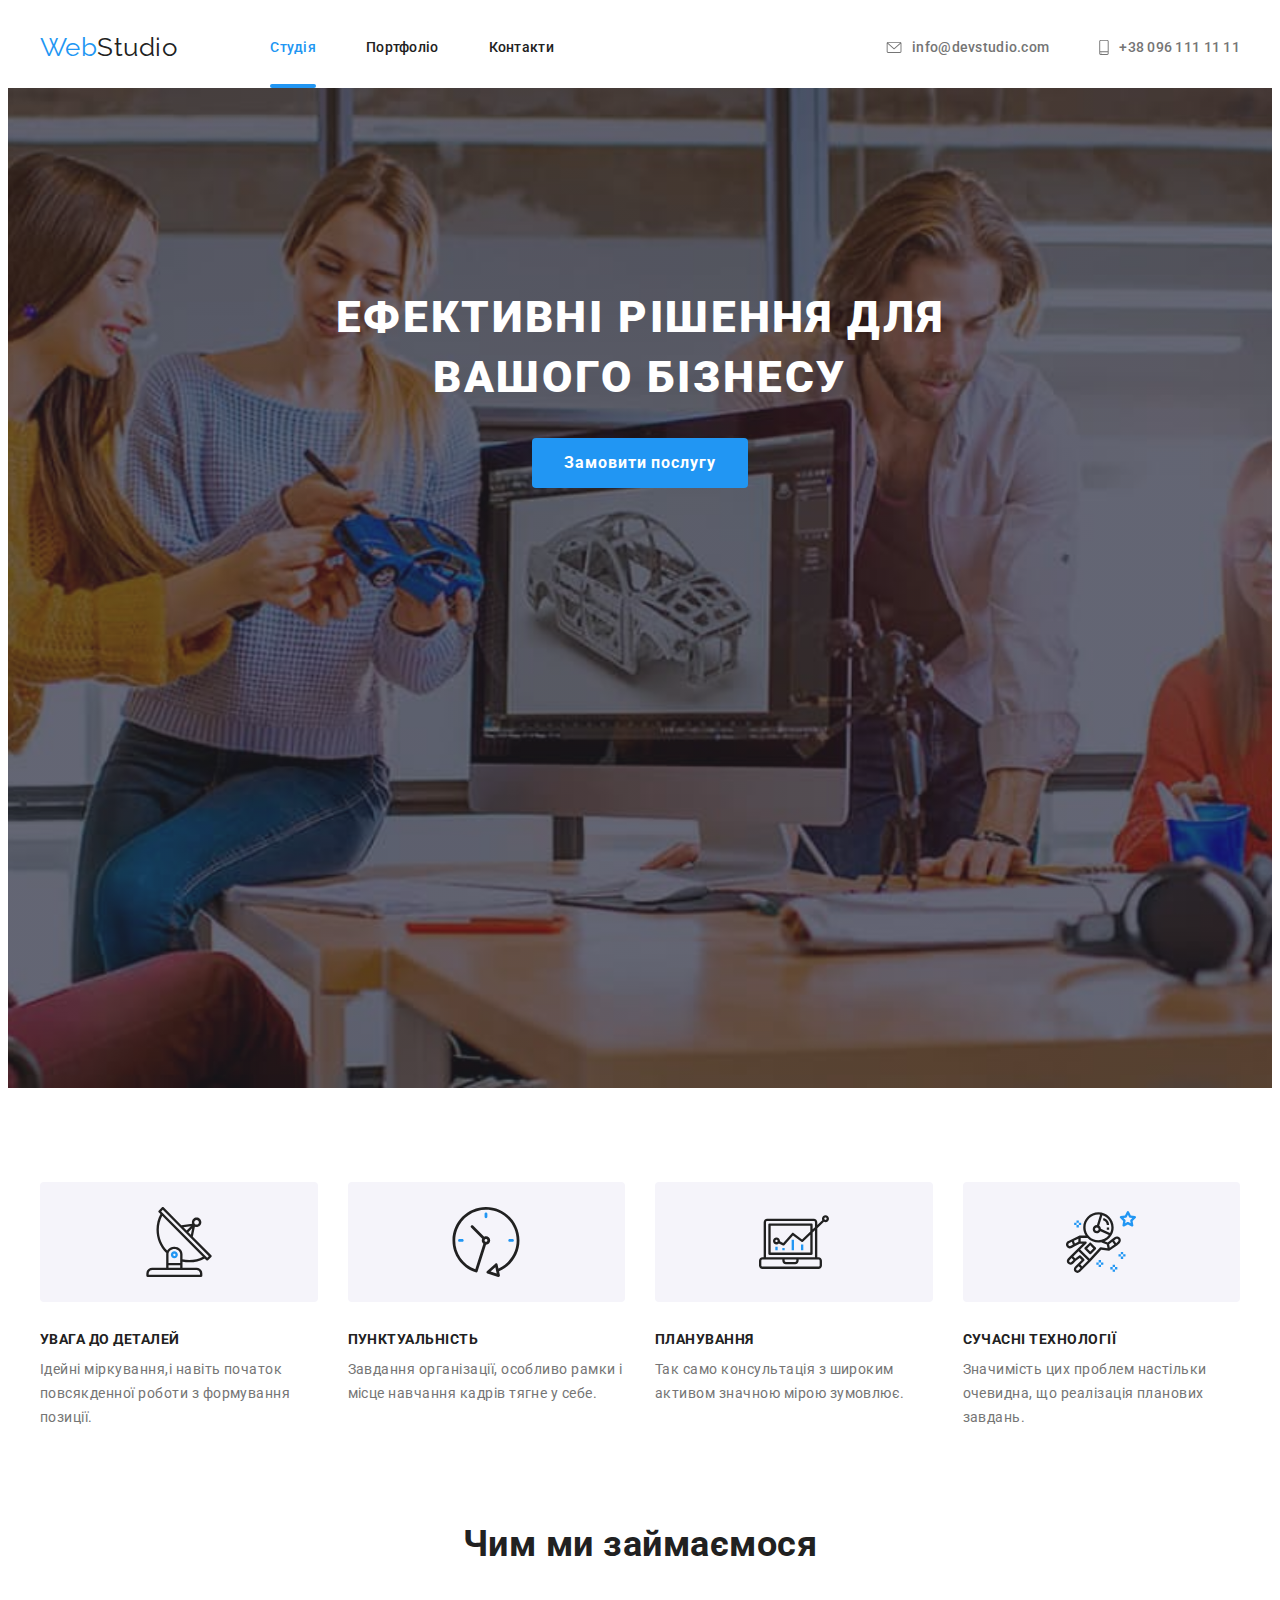
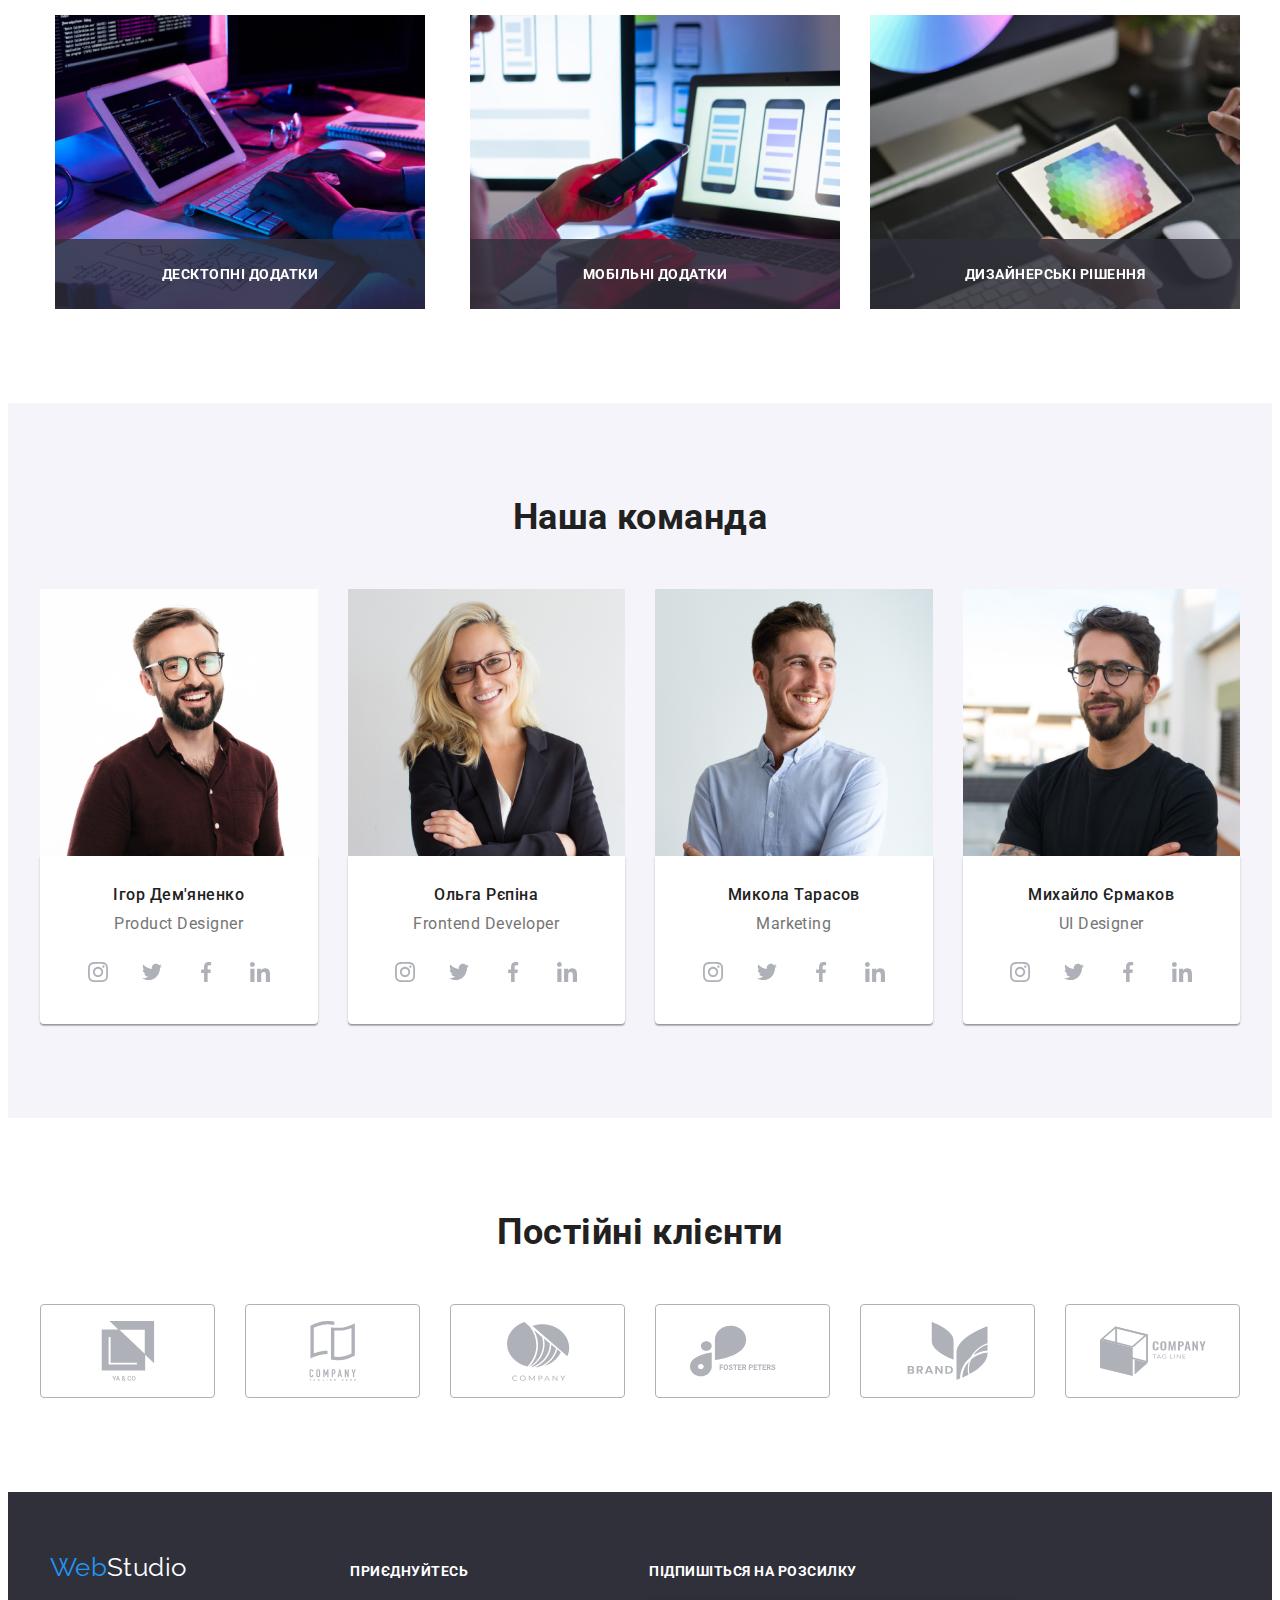
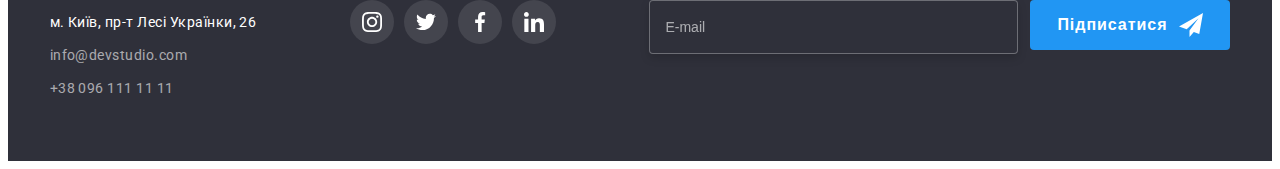
<file: index.html>
<!DOCTYPE html>
<html lang="en">

<head>
  <meta charset="UTF-8" />
  <meta http-equiv="X-UA-Compatible" content="IE=edge" />
  <meta name="viewport" content="width=device-width, initial-scale=1.0" />
  <title>Web-Studio</title>
  <link rel="stylesheet" href="https://cdnjs.cloudflare.com/ajax/libs/modern-normalize/1.1.0/modern-normalize.min.css"
    integrity="sha512-wpPYUAdjBVSE4KJnH1VR1HeZfpl1ub8YT/NKx4PuQ5NmX2tKuGu6U/JRp5y+Y8XG2tV+wKQpNHVUX03MfMFn9Q=="
    crossorigin="anonymous" referrerpolicy="no-referrer" />
  <link href="https://fonts.googleapis.com/css2?family=Raleway:wght@700&family=Roboto:wght@400;500;700;900&display=swap"
    rel="stylesheet" />
  <link rel="stylesheet" href="./css/main.min.css"/>
</head>

<body>
  <!-- header -->
  <header class="page-header">
    <div class="container page-header-container">
      <nav class="site-nav">
        <a href="./index.html" class="logo">
          <span class="logo__web">Web</span> Studio
        </a>
        <ul class="site-nav__list list">
          <li class="site-nav__item ">
            <a href="./index.html" class="site-nav__link current">Студія</a>
          </li>
          <li class="site-nav__item ">
            <a href="./portfolio.html" class="site-nav__link  ">Портфоліо</a>
          </li>
          <li class="site-nav__item "><a href="" class="site-nav__link ">Контакти</a></li>
        </ul>
      </nav>
      <ul class="contacts list">
        <li class="contacts__item">
          <a href="mailto:info@devstudio.co" class="contacts__email">
            <svg class="contacts-icons-email" width="16" height="12">
              <use href="./images/icons.svg#icon-icons-envelope"></use>
            </svg>
            info@devstudio.com</a>
        </li>
        <li class="contacts__item">
          <a href="tel:+380961111111" class="contacts__number">
            <svg class="contacts-icons-number" width="10" height="16">
              <use href="./images/icons.svg#icon-icons-smartphone"></use>
            </svg>
            +38 096 111 11 11</a>
        </li>
      </ul>
      <button type="submit" class="buttom-menu-open" data-menu-open>
        <svg class="button-menu-open__svg" width="24" height="16">
          <use href="./images/icons.svg#icon-menu-button"></use>
        </svg>
      </button>
    </div>
    <div class="mobile-menu is-hidden" data-menu>
      <div class="container">
      <div class="menu-content">
        <div>
          <button class="mobile-button-close" type="submit" data-menu-close ><svg class="mobile-button-close__icon" widht="18" height="18">
            <use href="./images/icons.svg#icon-close-icon">
            </use>
          </svg> </button>
       <ul class="mobile-site-nav__list list">
        <li class="mobile-site-nav__item ">
          <a href="./index.html" class="mobile-site-nav__link current-mobile">Студія</a>
        </li>
        <li class="mobile-site-nav__item ">
          <a href="./portfolio.html" class="mobile-site-nav__link  ">Портфоліо</a>
        </li>
        <li class="mobile-site-nav__item "><a href="" class="mobile-site-nav__link ">Контакти</a></li>
      </ul>
    </div>
      <div>
      <ul class="mobile-contacts list">
        <li class="mobile-contacts__item-number">
          <a href="tel:+380961111111" class="mobile-contacts__number">
            </svg>
            +38 096 111 11 11</a>
        </li>
        <li class="mobile-contacts__item-email">
          <a href="mailto:info@devstudio.co" class="mobile-contacts__email">
            info@devstudio.com</a>
        </li>
   
      </ul>
      <ul class="mobile-social list">
        <li class="mobile-social__items "><a href="https://instagram.com" class="mobile-socisl__link"></a>Instagram</li>
        <li class="mobile-social__items before-line"><a href="https://twitter.com" class="mobile-socisl__link"></a>Twitter</li>
        <li class="mobile-social__items before-line"><a href="https://facebook.com" class="mobile-socisl__link"></a>Facebook</li>
        <li class="mobile-social__items before-line"><a href="https://linkedIn" class="mobile-socisl__link"></a>LinkedIn</li>
      </ul>
    </div>
  </div>  
    </div>
    </div>

  </header>


  <!-- головна-герой  -->
  <main class="main-hero">
    <div class="hero">
      <h1 class="hero__tittle">
        Ефективні рішення для <br />
        вашого бізнесу
      </h1>
      <button data-modal-open class="btn-hero" type="button">Замовити послугу</button>
    </div>
  </main>
  <!-- вимоги -->
  <section class="section-nopadding">
    <div class="container">
      <h2 class="visually-hidden">Вимоги</h2>
      <ul class="features list">
        <li class="features__item">
          <div class="features-box">
            <svg class="icon-antenna" width="70" height="70">
              <use href="./images/icons.svg#icon-icons-antenna"></use>
            </svg>
          </div>
          <h3 class="features__title">УВАГА ДО ДЕТАЛЕЙ</h3>
          <p class="features__text">
            Ідейні міркування,і навіть початок повсякденної роботи з
            формування позиції.
          </p>
        </li>
        <li class="features__item">
          <div class="features-box">
            <svg class="icon-clock" width="70" height="70">
              <use href="./images/icons.svg#icon-icons-clock"></use>
            </svg>
          </div>
          <h3 class="features__title">ПУНКТУАЛЬНІСТЬ</h3>
          <p class="features__text">
            Завдання організації, особливо рамки і місце навчання кадрів тягне
            у себе.
          </p>
        </li>
        <li class="features__item">
          <div class="features-box">
            <svg class="icon-diagram" width="70" height="70">
              <use href="./images/icons.svg#icon-icons-diagram"></use>
            </svg>
          </div>
          <h3 class="features__title">ПЛАНУВАННЯ</h3>
          <p class="features__text">
            Так само консультація з широким активом значною мірою зумовлює.
          </p>
        </li>
        <li class="features__item">
          <div class="features-box">
            <svg class="icon-astronaut" width="70" height="70">
              <use href="./images/icons.svg#icon-icons-astronaut"></use>
            </svg>
          </div>
          <h3 class="features__title">СУЧАСНІ ТЕХНОЛОГІЇ</h3>
          <p class="features__text">
            Значимість цих проблем настільки очевидна, що реалізація планових
            завдань.
          </p>
        </li>
      </ul>
    </div>
  </section>
  <!-- чим ми займаємося -->
  <section class="section padding-none">
    <div class="container">
      <h2 class="portfolio-title title">Чим ми займаємося</h2>
      <ul class="portfolio-list list">
        <li class="portfolio-list__item ">
          <div class="box-overlay">
            <img 
            srcset="./images/picture1.jpg 1x, ./images/picture1-2x.jpg 2x"
            width="370" src="./images/picture1.jpg" alt="картинка 1" />
            <h3 class="box-overlay__text">
              Десктопні додатки
            </h3>
          </div>
        </li>
        <li class="portfolio-list__item ">
          <div class="box-overlay">
            <img 
            srcset="./images/picture2.jpg 1x, ./images/picture2-2x.jpg 2x"
            width="370" src="./images/picture2.jpg" alt="картинка 2" />
            <h3 class="box-overlay__text">
              Мобільні додатки
            </h3>
          </div>
        </li>
        <li class="portfolio-list__item ">
          <div class="box-overlay">
            <img
            srcset="./images/picture3.jpg 1x, ./images/picture3-2x.jpg 2x "
             width="370" src="./images/picture3.jpg" alt="картинка 3" />
            <h3 class="box-overlay__text">
              Дизайнерські рішення
            </h3>
          </div>
        </li>
      </ul>
    </div>
  </section>
  <!-- Команда -->
  <section class="section team-bagr">
    <div class="container">
      <h2 class="title">Наша команда</h2>
      <ul class="team list">
        <li class="team__item">
          
          <picture>
            <source  
            srcset="./images/employee1.jpg 1x, ./images/employee1-2x.jpg 2x"
            media="(min-width:1200px)">
            <source  
            srcset="./images/team-img-tablet.jpg 1x, ./images/team-img-tablet-2x.jpg 2x"
            media="(min-width:768px)">
            <source  
            srcset="./images/team-img-mob.jpg 1x, ./images/team-img-mob-2x.jpg 2x"
            media="(min-width:480px)">

            <img
          srcset="./images/employee1.jpg 1x, ./images/employee1-2x.jpg 2x"
          width="270"
          src="./images/employee1.jpg" 
          alt="Ігор Дем'яненко" 
          />
          </picture>
          <div class="about">
            <h3 class="about__name">Ігор Дем'яненко</h3>
            <p class="about__text">Product Designer</p>
            <ul class="social  list">
              <li class="social__items">
                <a href="#" class="social__link">
                  <svg class="social__icons  instagram" width="20" height="20">
                    <use href="./images/icons.svg#icon-icons-instagram"></use>
                  </svg>
                </a>
              </li>
              <li class="social__items">
                <a href="#" class="social__link">
                  <svg class="social__icons twitter" width="20" height="20">
                    <use href="./images/icons.svg#icon-icons-twitter"></use>
                  </svg>
                </a>
              </li>
              <li class="social__items">
                <a href="#" class="social__link">
                  <svg class="social__icons facebook" width="20" height="20">
                    <use href="./images/icons.svg#icon-icons-facebook"></use>
                  </svg>
                </a>
              </li>
              <li class="social__items">
                <a href="#" class="social__link">
                  <svg class="social__icons linkedin" width="20" height="20">
                    <use href="./images/icons.svg#icon-icons-linkedin"></use>
                  </svg>
                </a>
              </li>
            </ul>
          </div>
        </li>
        <li class="team__item">
          
          <picture>
            <source  
            srcset="./images/employee2.jpg 1x, ./images/employee2-2x.jpg 2x"
            media="(min-width:1200px)">
            <source  
            srcset="./images/team-img-tablet2.jpg 1x, ./images/team-img-tablet2-2x.jpg 2x"
            media="(min-width:768px)">
            <source  
            srcset="./images/team-img2-mob.jpg 1x, ./images/team-img2-mob-2x.jpg 2x"
            media="(min-width:480px)">

            <img 
          srcset="./images/employee2.jpg 1x, ./images/employee2-2x.jpg 2x"
          width="270" 
          src="./images/employee2.jpg"
          alt="Ольга Рєпіна" />
          </picture>
          <div class="about">
            <h3 class="about__name">Ольга Рєпіна</h3>
            <p class="about__text">Frontend Developer</p>
            <ul class="social  list">
              <li class="social__items">
                <a href="#" class="social__link">
                  <svg class="social__icons  instagram" width="20" height="20">
                    <use href="./images/icons.svg#icon-icons-instagram"></use>
                  </svg>
                </a>
              </li>
              <li class="social__items">
                <a href="#" class="social__link">
                  <svg class="social__icons twitter" width="20" height="20">
                    <use href="./images/icons.svg#icon-icons-twitter"></use>
                  </svg>
                </a>
              </li>
              <li class="social__items">
                <a href="#" class="social__link">
                  <svg class="social__icons facebook" width="20" height="20">
                    <use href="./images/icons.svg#icon-icons-facebook"></use>
                  </svg>
                </a>
              </li>
              <li class="social__items">
                <a href="#" class="social__link">
                  <svg class="social__icons linkedin" width="20" height="20">
                    <use href="./images/icons.svg#icon-icons-linkedin"></use>
                  </svg>
                </a>
              </li>
            </ul>
          </div>
        </li>
        <li class="team__item">
          
          <picture>
            <source  
            srcset="./images/employee3.jpg 1x, ./images/employee3-2x.jpg 2x"
            media="(min-width:1200px)">
            <source  
            srcset="./images/team-img-tablet3.jpg 1x, ./images/team-img-tablet3-2x.jpg 2x"
            media="(min-width:768px)">
            <source  
            srcset="./images/team-img3-mob.jpg 1x, ./images/team-img3-mob-2x.jpg 2x"
            media="(min-width:480px)">

            <img srcset="./images/employee3.jpg 1x, ./images/employee3-2x.jpg 2x"
          width="270" 
          src="./images/employee3.jpg" alt="Микола Тарасов" />
          </picture>
          <div class="about">
            <h3 class="about__name">Микола Тарасов</h3>
            <p class="about__text">Marketing</p>
            <ul class="social  list">
              <li class="social__items">
                <a href="#" class="social__link">
                  <svg class="social__icons  instagram" width="20" height="20">
                    <use href="./images/icons.svg#icon-icons-instagram"></use>
                  </svg>
                </a>
              </li>
              <li class="social__items">
                <a href="#" class="social__link">
                  <svg class="social__icons twitter" width="20" height="20">
                    <use href="./images/icons.svg#icon-icons-twitter"></use>
                  </svg>
                </a>
              </li>
              <li class="social__items">
                <a href="#" class="social__link">
                  <svg class="social__icons facebook" width="20" height="20">
                    <use href="./images/icons.svg#icon-icons-facebook"></use>
                  </svg>
                </a>
              </li>
              <li class="social__items">
                <a href="#" class="social__link">
                  <svg class="social__icons linkedin" width="20" height="20">
                    <use href="./images/icons.svg#icon-icons-linkedin"></use>
                  </svg>
                </a>
              </li>
            </ul>
          </div>
        </li>
        <li class="team__item">
         
          <picture>
            <source  
            srcset="./images/employee4.jpg 1x, ./images/employee4-2x.jpg 2x"
            media="(min-width:1200px)">
            <source  
            srcset="./images/team-img-tablet4.jpg 1x, ./images/team-img-tablet4-2x.jpg 2x"
            media="(min-width:768px)">
            <source  
            srcset="./images/team-img4-mob.jpg 1x, ./images/team-img4-mob-2x.jpg 2x"
            media="(min-width:480px)">

            <img srcset="./images/employee4.jpg 1x, ./images/employee4-2x.jpg 2x"
            width="270" 
            src="./images/employee4.jpg" alt="Михайло Єрмаков" />
          </picture>
          <div class="about">
            <h3 class="about__name">Михайло Єрмаков</h3>
            <p class="about__text">UI Designer</p>
            <ul class="social  list">
              <li class="social__items">
                <a href="#" class="social__link">
                  <svg class="social__icons  instagram" width="20" height="20">
                    <use href="./images/icons.svg#icon-icons-instagram"></use>
                  </svg>
                </a>
              </li>
              <li class="social__items">
                <a href="#" class="social__link">
                  <svg class="social__icons twitter" width="20" height="20">
                    <use href="./images/icons.svg#icon-icons-twitter"></use>
                  </svg>
                </a>
              </li>
              <li class="social__items">
                <a href="#" class="social__link">
                  <svg class="social__icons facebook" width="20" height="20">
                    <use href="./images/icons.svg#icon-icons-facebook"></use>
                  </svg>
                </a>
              </li>
              <li class="social__items">
                <a href="#" class="social__link">
                  <svg class="social__icons linkedin" width="20" height="20">
                    <use href="./images/icons.svg#icon-icons-linkedin"></use>
                  </svg>
                </a>
              </li>
            </ul>
          </div>
        </li>
      </ul>
    </div>
  </section>
  <!-- Наші клієнти -->
  <section class="section">
    <div class="container">
      <h2 class="title">Постійні клієнти</h2>
      <ul class="clients list">
        <li class="clients__items">
          <a href="#" class="clients__link">
            <svg class="clients__icons" width="106" height="60">
              <use href="./images/icons.svg#icon-icons-logo1"></use>
            </svg>
          </a>
        </li>
        <li class="clients__items">
          <a href="#" class="clients__link">
            <svg class="clients__icons" width="106" height="60">
              <use href="./images/icons.svg#icon-icons-group2"></use>
            </svg>
          </a>
        </li>
        <li class="clients__items">
          <a href="#" class="clients__link">
            <svg class="clients__icons" width="106" height="60">
              <use href="./images/icons.svg#icon-icons-logo3"></use>
            </svg>
          </a>
        </li>
        <li class="clients__items">
          <a href="#" class="clients__link">
            <svg class="clients__icons" width="106" height="60">
              <use href="./images/icons.svg#icon-icons-logo4"></use>
            </svg>
          </a>
        </li>
        <li class="clients__items">
          <a href="#" class="clients__link">
            <svg class="clients__icons" width="106" height="60">
              <use href="./images/icons.svg#icon-icons-logo5"></use>
            </svg>
          </a>
        </li>
        <li class="clients__items">
          <a href="#" class="clients__link">
            <svg class="clients__icons" width="106" height="60">
              <use href="./images/icons.svg#icon-icons-logo6"></use>
            </svg>
          </a>
        </li>
    </div>
  </section>

  <!-- footer -->
  <footer class="footer">
    <div class="container-footer">
      <div class="first-section ">
        <a href="./index.html" class="footer-logo"><span class="logo__web">Web</span> Studio</a>
        <address class="address">м. Київ, пр-т Лесі Українки, 26</address>
        <ul class="list">
          <li>
            <a href="mailto:info@devstudio.co" class="contact-footer__mail contact-footer">info@devstudio.com</a>
          </li>
          <li>
            <a href="tel:+380961111111" class="contact-footer__tell contact-footer">+38 096 111 11 11</a>
          </li>
        </ul>
      </div>
      <div class="second-section">
        <h3 class="title-footer">приєднуйтесь</h3>
        <ul class="social-list list">
          <li class="social-list__items">
            <a href="#" class="social-list__link">
              <svg class="social-list__icons instagram" width="20" height="20">
                <use href="./images/icons.svg#icon-icons-instagram"></use>
              </svg>
            </a>
          </li>
          <li class="social-list__items">
            <a href="#" class="social-list__link">
              <svg class="social-list__icons twitter" width="20" height="20">
                <use href="./images/icons.svg#icon-icons-twitter"></use>
              </svg>
            </a>
          </li>
          <li class="social-list__items">
            <a href="#" class="social-list__link">
              <svg class="social-list__icons facebook" width="20" height="20">
                <use href="./images/icons.svg#icon-icons-facebook"></use>
              </svg>
            </a>
          </li>
          <li class="social-list__items">
            <a href="#" class="social-list__link">
              <svg class="social-list__icons linkedin" width="20" height="20">
                <use href="./images/icons.svg#icon-icons-linkedin"></use>
              </svg>
            </a>
          </li>
        </ul>

    </div>
      <div class="third-section">
        <h3 class="title-footer">Підпишіться на розсилку</h3>
        <form class="footer-form">
          <input type="emeil" name="emeil" class="footer-form__box" placeholder="E-mail">
          <button type="submit" class="footer-form-btn">
            <span class="footer-form-btn__signature">Підписатися</span>
            <svg class="footer-form-btn__icons">
              <use href="./images/icons.svg#icon-icon-send"></use>
            </svg>
          </button>

        </form>

      </div>
    </div>
  </footer>
 

  <!--Модальне вікно  -->
  <div class="backdrop is-hidden" data-modal>
    <div class="modal">
      <button class="button-close" data-modal-close>
        <svg class="button-close__icon" widht="11" height="11">
          <use href="./images/icons.svg#icon-close-icon">
          </use>
        </svg>
      </button>
      <h1 class="modal__tittle"> Залиште свої дані, ми вам передзвонимо</h1>
      <form>
        <div class="form-group">
          <label for="name">Ім'я</label>
          <div class="wrapper">
            <input type="text" class="modal-input" name="name" id="name">
            <svg class="modal-input__icons" width="18" height="18">
              <use href="./images/icons.svg#icon-person"></use>

            </svg>
          </div>
        </div>

        <div class="form-group">
          <label for="tell">Телефон</label>
          <div class="wrapper">
            <input type="tel" class="modal-input" name="tell" id="tell">
            <svg class="modal-input__icons" width="18" height="18">
              <use href="./images/icons.svg#icon-phone"></use>
            </svg>
          </div>
        </div>


        <div class="form-group">
          <label for="email">Пошта</label>
          <div class="wrapper">
            <input type="email" class="modal-input" name="email" id="emeil">
            <svg class="modal-input__icons" width="18" height="18">
              <use href="./images/icons.svg#icon-email"></use>
            </svg>

          </div>
        </div>

        <div class="form-group-text">
          <label for="comment">Коментар</label>
          <textarea name="comment" id="comment" class="modal-text" placeholder="Введіть текст"></textarea>
        </div>

        <div class="form-group-agree">
          <input type="checkbox" name="agree" id="agree" class="modal-check-box visually-hidden">
          <label for="agree" class="checkbox-text">
            <span class="modal-check">
              <svg width="11" height="8">
                <use href="./images/icons.svg#icon-check2"></use>
              </svg>
            </span> Погоджуюся з розсилкою та приймаю <a class="modal-link" href="./index.html">Умови договору</a>
          </label>

        </div>

        <button type="submit" class="modal-button">Відправити</button>


      </form>
    </div>
  </div>
  <script src="./js/modal.js">

  </script>  
  <script src="./js/mobile-menu.js">

</script>
  
</body>

</html>
</file>
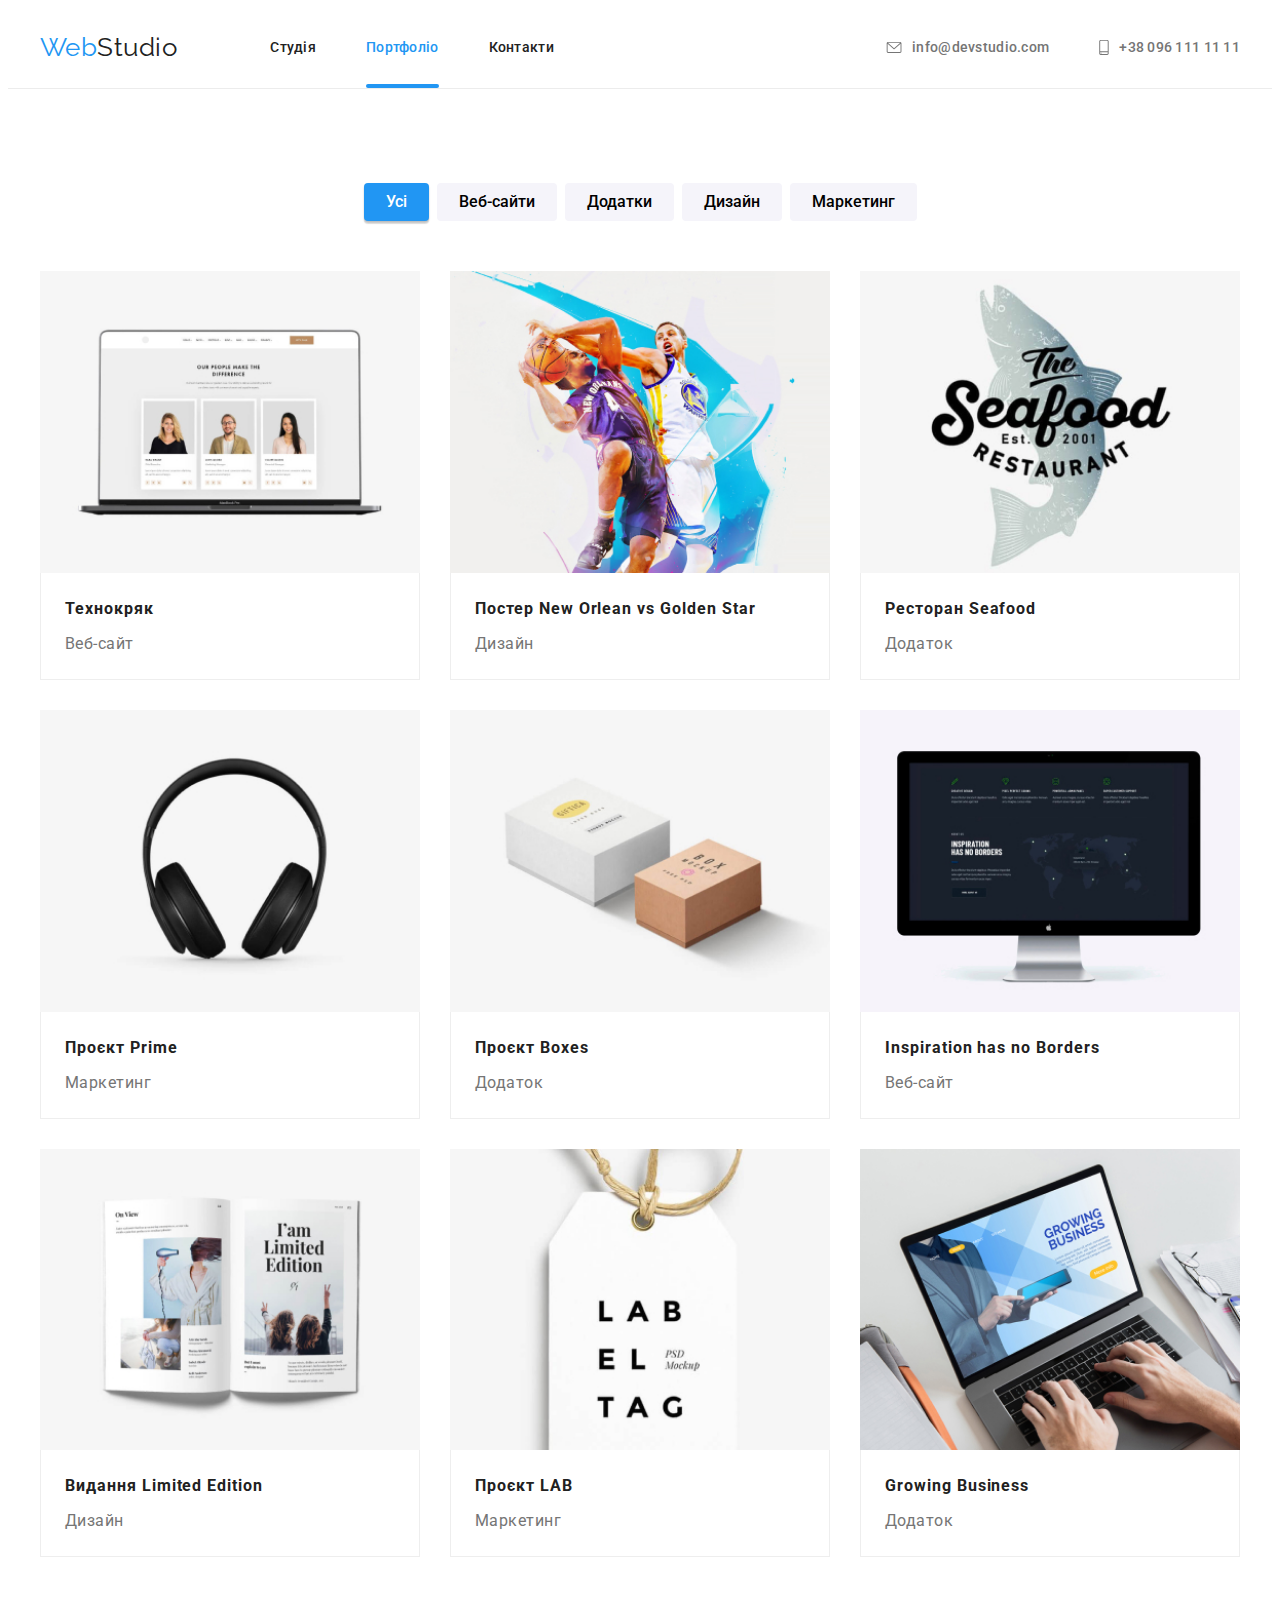
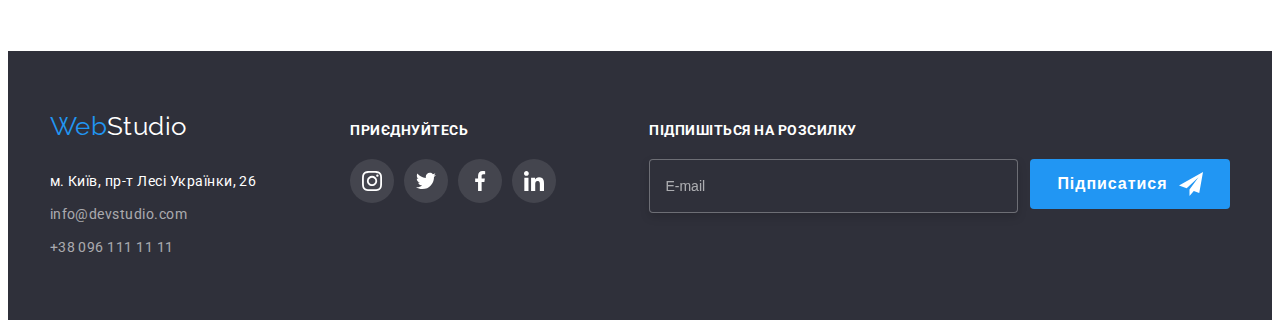
<file: portfolio.html>
<!DOCTYPE html>
<html lang="en">
  <head>
    <meta charset="UTF-8" />
    <meta http-equiv="X-UA-Compatible" content="IE=edge" />
    <meta name="viewport" content="width=device-width, initial-scale=1.0" />
    <title>Portfolio</title>
    <link
      rel="stylesheet"
      href="https://cdnjs.cloudflare.com/ajax/libs/modern-normalize/1.1.0/modern-normalize.min.css"
      integrity="sha512-wpPYUAdjBVSE4KJnH1VR1HeZfpl1ub8YT/NKx4PuQ5NmX2tKuGu6U/JRp5y+Y8XG2tV+wKQpNHVUX03MfMFn9Q=="
      crossorigin="anonymous"
      referrerpolicy="no-referrer"
    />
    <link
      href="https://fonts.googleapis.com/css2?family=Raleway:wght@700&family=Roboto:wght@400;500;700;900&display=swap"
      rel="stylesheet"
    />
    <link rel="stylesheet" href="./css/portfolio.min.css" />
  </head>
  <body>
    <!-- header -->
    <header class="header-portf">
      <div class="container page-header-container">
        <nav class="site-nav">
          <a href="./index.html" class="logo">
            <span class="logo__web">Web</span> Studio
          </a>
          <ul class="site-nav__list list">
            <li class="site-nav__item ">
              <a href="./index.html" class="site-nav__link ">Студія</a>
            </li>
            <li class="site-nav__item ">
              <a href="./portfolio.html" class="site-nav__link current ">Портфоліо</a>
            </li>
            <li class="site-nav__item "><a href="" class="site-nav__link ">Контакти</a></li>
          </ul>
        </nav>
        <ul class="contacts list">
          <li class="contacts__item">
            <a href="mailto:info@devstudio.co" class="contacts__email">
              <svg class="contacts-icons-email" width="16" height="12">
                <use href="./images/icons.svg#icon-icons-envelope"></use>
              </svg>
              info@devstudio.com</a>
          </li>
          <li class="contacts__item">
            <a href="tel:+380961111111" class="contacts__number">
              <svg class="contacts-icons-number" width="10" height="16">
                <use href="./images/icons.svg#icon-icons-smartphone"></use>
              </svg>
              +38 096 111 11 11</a>
          </li>
        </ul>
        <button type="submit" class="buttom-menu-open" data-menu-open>
          <svg class="button-menu-open__svg" width="24" height="16">
            <use href="./images/icons.svg#icon-menu-button"></use>
          </svg>
        </button>
      </div>
      <div class="mobile-menu is-hidden" data-menu>
        <div class="container">
        <div class="menu-content">
          <div>
            <button class="mobile-button-close" type="submit" data-menu-close ><svg class="mobile-button-close__icon" widht="18" height="18">
              <use href="./images/icons.svg#icon-close-icon">
              </use>
            </svg> </button>
         <ul class="mobile-site-nav__list list">
          <li class="mobile-site-nav__item ">
            <a href="./index.html" class="mobile-site-nav__link ">Студія</a>
          </li>
          <li class="mobile-site-nav__item ">
            <a href="./portfolio.html" class="mobile-site-nav__link current-mobile ">Портфоліо</a>
          </li>
          <li class="mobile-site-nav__item "><a href="" class="mobile-site-nav__link ">Контакти</a></li>
        </ul>
      </div>
        <div>
        <ul class="mobile-contacts list">
          <li class="mobile-contacts__item-number">
            <a href="tel:+380961111111" class="mobile-contacts__number">
              </svg>
              +38 096 111 11 11</a>
          </li>
          <li class="mobile-contacts__item-email">
            <a href="mailto:info@devstudio.co" class="mobile-contacts__email">
              info@devstudio.com</a>
          </li>
     
        </ul>
        <ul class="mobile-social list">
          <li class="mobile-social__items "><a href="https://instagram.com" class="mobile-socisl__link"></a>Instagram</li>
          <li class="mobile-social__items before-line"><a href="https://twitter.com" class="mobile-socisl__link"></a>Twitter</li>
          <li class="mobile-social__items before-line"><a href="https://facebook.com" class="mobile-socisl__link"></a>Facebook</li>
          <li class="mobile-social__items before-line"><a href="https://linkedIn" class="mobile-socisl__link"></a>LinkedIn</li>
        </ul>
      </div>
    </div>  
      </div>
      </div>
  
    </header>
  
    <main>
      <section class="section">
        <div class="container">
          <ul class="button-items list">
            <li class="item">
              <button type="button" class="btn-portfolio btn-active">
                Усі
              </button>
            </li>
            <li class="item">
              <button type="button" class="btn-portfolio ">Веб-сайти</button>
            </li>
            <li class="item">
              <button type="button" class="btn-portfolio">Додатки</button>
            </li>
            <li class="item">
              <button type="button" class="btn-portfolio">Дизайн</button>
            </li>
            <li class="item">
              <button type="button" class="btn-portfolio">Маркетинг</button>
            </li>
          </ul>

          <ul class="list cards flex-container">
            <li class="flex-element">
              <a href="" class="portfolio-cards-link">
                <div class="overlay-portf">
                  <img width="370" src="./images/img1.jpg" alt="фото 1" />
                    <p class="text-overlay">Ресурс пропонує комплексні пропозиції з різним рівнем функціоналу та сервісів. Все це дозволить відвідувачу отримати вичерпні відомості про компанію чи приватну особу.
                    </p>
                </div>
                <div class="cards-border">
                    <h2 class="photo-tittle">Технокряк</h2>
                    <p class="photo-text">Веб-сайт</p>
                </div>
              </a>
            </li>
            <li class="flex-element">
              <a href="" class="portfolio-cards-link">
                <div class="overlay-portf">
              <img width="370" src="./images/img2.jpg" alt="фото 2" />
              <p class="text-overlay">Ресурс пропонує комплексні пропозиції з різним рівнем функціоналу та сервісів. Все це дозволить відвідувачу отримати вичерпні відомості про компанію чи приватну особу.
              </p>
              </div>
              <div class="cards-border">
                <h2 class="photo-tittle">Постер New Orlean vs Golden Star</h2>
                <p class="photo-text">Дизайн</p>
              </div>
              </a>
            </li>
            <li class="flex-element">
              <a href="" class="portfolio-cards-link">
                <div class="overlay-portf">
              <img width="370" src="./images/img3.jpg" alt="фото 3" />
               <p class="text-overlay">Ресурс пропонує комплексні пропозиції з різним рівнем функціоналу та сервісів. Все це дозволить відвідувачу отримати вичерпні відомості про компанію чи приватну особу.
              </p>
              </div>
              <div class="cards-border">
                <h2 class="photo-tittle">Ресторан Seafood</h2>
                <p class="photo-text">Додаток</p>
              </div>
              </a>
            </li>
            <li class="flex-element">
              <a href="" class="portfolio-cards-link">
                <div class="overlay-portf">
              <img width="370" src="./images/img4.jpg" alt="фото 4" />
               <p class="text-overlay">Ресурс пропонує комплексні пропозиції з різним рівнем функціоналу та сервісів. Все це дозволить відвідувачу отримати вичерпні відомості про компанію чи приватну особу.
              </p>
              </div>
              <div class="cards-border">
                <h2 class="photo-tittle">Проєкт Prime</h2>
                <p class="photo-text">Маркетинг</p>
              </div>
              </a>
            </li>
            <li class="flex-element">
              <a href="" class="portfolio-cards-link">
                <div class="overlay-portf">
              <img width="370" src="./images/img5.jpg" alt="фото 5" />
               <p class="text-overlay">Ресурс пропонує комплексні пропозиції з різним рівнем функціоналу та сервісів. Все це дозволить відвідувачу отримати вичерпні відомості про компанію чи приватну особу.
              </p>
              </div>
              <div class="cards-border">
                <h2 class="photo-tittle">Проєкт Boxes</h2>
                <p class="photo-text">Додаток</p>             
              </div>
              </a>
            </li>
            <li class="flex-element">
              <a href="" class="portfolio-cards-link">
                <div class="overlay-portf">
              <img width="370" src="./images/img6.jpg" alt="фото 6" />
               <p class="text-overlay">Ресурс пропонує комплексні пропозиції з різним рівнем функціоналу та сервісів. Все це дозволить відвідувачу отримати вичерпні відомості про компанію чи приватну особу.
              </p>
                </div>
              <div class="cards-border">
                <h2 class="photo-tittle">Inspiration has no Borders</h2>
                <p class="photo-text">Веб-сайт</p>         
              </div>
              </a>
            </li>
            <li class="flex-element">
              <a href="" class="portfolio-cards-link">
                <div class="overlay-portf">
              <img width="370" src="./images/img7.jpg" alt="фото 7" />
               <p class="text-overlay">Ресурс пропонує комплексні пропозиції з різним рівнем функціоналу та сервісів. Все це дозволить відвідувачу отримати вичерпні відомості про компанію чи приватну особу.
              </p>
              </div>
              <div class="cards-border">
                <h2 class="photo-tittle">Видання Limited Edition</h2>
                <p class="photo-text">Дизайн</p>           
              </div>
              </a>
            </li>
            <li class="flex-element">
              <a href="" class="portfolio-cards-link">
                <div class="overlay-portf">
              <img width="370" src="./images/img8.jpg" alt="фото 8" />
               <p class="text-overlay">Ресурс пропонує комплексні пропозиції з різним рівнем функціоналу та сервісів. Все це дозволить відвідувачу отримати вичерпні відомості про компанію чи приватну особу.
              </p>
              </div>
              <div class="cards-border">
                <h2 class="photo-tittle">Проєкт LAB</h2>
                <p class="photo-text">Маркетинг</p>            
              </div>
              </a>
            </li>
            <li class="flex-element">
              <a href="" class="portfolio-cards-link">
                <div class="overlay-portf">
              <img width="370" src="./images/img9.jpg" alt="фото 9" />
               <p class="text-overlay">Ресурс пропонує комплексні пропозиції з різним рівнем функціоналу та сервісів. Все це дозволить відвідувачу отримати вичерпні відомості про компанію чи приватну особу.
              </p>
              </div>
              <div class="cards-border">
                <h2 class="photo-tittle">Growing Business</h2>
                <p class="photo-text">Додаток</p>        
              </div>
               </a>
            </li>
          </ul>
        </div>
      </section>
    </main>
    <footer class="footer">
      <div class="container-footer">
        <div class="first-section">
          <a href="./index.html" class="footer-logo"><span class="logo__web">Web</span> Studio</a>
          <address class="address">м. Київ, пр-т Лесі Українки, 26</address>
          <ul class="list">
            <li>
              <a href="mailto:info@devstudio.co" class="contact-footer__mail contact-footer">info@devstudio.com</a>
            </li>
            <li>
              <a href="tel:+380961111111" class="contact-footer__tell contact-footer">+38 096 111 11 11</a>
            </li>
          </ul>
        </div>
        <div class="second-section">
          <h3 class="title-footer">приєднуйтесь</h3>
          <ul class="social-list list">
            <li class="social-list__items">
              <a href="#" class="social-list__link">
                <svg class="social-list__icons instagram" width="20" height="20">
                  <use href="./images/icons.svg#icon-icons-instagram"></use>
                </svg>
              </a>
            </li>
            <li class="social-list__items">
              <a href="#" class="social-list__link">
                <svg class="social-list__icons twitter" width="20" height="20">
                  <use href="./images/icons.svg#icon-icons-twitter"></use>
                </svg>
              </a>
            </li>
            <li class="social-list__items">
              <a href="#" class="social-list__link">
                <svg class="social-list__icons facebook" width="20" height="20">
                  <use href="./images/icons.svg#icon-icons-facebook"></use>
                </svg>
              </a>
            </li>
            <li class="social-list__items">
              <a href="#" class="social-list__link">
                <svg class="social-list__icons linkedin" width="20" height="20">
                  <use href="./images/icons.svg#icon-icons-linkedin"></use>
                </svg>
              </a>
            </li>
          </ul>
        </div>
        <div class="third-section">
          <h3 class="title-footer">Підпишіться на розсилку</h3>
          <form class="footer-form">
            <input type="emeil" name="emeil" class="footer-form__box" placeholder="E-mail">
            <button type="submit" class="footer-form-btn">
              <span class="footer-form-btn__signature">Підписатися</span>
              <svg class="footer-form-btn__icons">
                <use href="./images/icons.svg#icon-icon-send"></use>
              </svg>
            </button>
  
          </form>
  
        </div>
      </div>
    </footer>
    <script src="./js/modal.js">

    </script>  
    <script src="./js/mobile-menu.js">
  
  </script>
  </body>
</html>
</file>
<file: css/main.min.css>
:root{--primary-text-tittle-color: #212121;--background-maintittle-color: #ffffff;--accent-color: #2196f3;--text-tell-color: #757575;--main-background-color: #2f303a;--primary-margine-right: 30px;--bakground-secondary-color: #f5f4fa;--timing-functian: cubic-bezier(0.4, 0, 0.2, 1)}.button-close__icon,label.checkbox-text,.footer-form-btn,.clients__link,.social__link,.social,.box-overlay__text,.features-box,.mobile-button-close__icon,.contacts__number,.contacts-icons-email,.contacts-icons-number,.site-nav__list,.page-header-container{display:flex;align-items:center}.team,.portfolio-list,.features{display:flex;flex-wrap:wrap}:root{--primary-text-tittle-color: #212121;--background-maintittle-color: #ffffff;--accent-color: #2196f3;--text-tell-color: #757575;--main-background-color: #2f303a;--primary-margine-right: 30px;--bakground-secondary-color: #f5f4fa;--timing-functian: cubic-bezier(0.4, 0, 0.2, 1)}p,h1,h2,h3,h4,h5,h6{margin:0px}ul,ol{margin:0px;padding-left:0px}body{color:var(--primary-text-tittle-color);background-color:var(--background-maintittle-color);letter-spacing:.03em;font-family:Roboto,sans-serif}button{cursor:pointer}.section{padding-top:60px;padding-bottom:60px}@media screen and (min-width: 480px){.section{padding-top:60px;padding-bottom:60px}}@media screen and (min-width: 768px){.section{padding-top:60px;padding-bottom:60px}}@media screen and (min-width: 1200px){.section{padding-top:94px;padding-bottom:94px}}img{display:block;width:100%;height:auto}.list{list-style:none}.visually-hidden{position:absolute;width:1px;height:1px;margin:-1px;border:0;padding:0;white-space:nowrap;overflow:hidden;opacity:0}.title{margin-bottom:30px;font-size:28px;line-height:1.16;text-align:center;vertical-align:top}@media screen and (min-width: 1200px){.title{margin-bottom:50px;font-size:36px}}.container{width:100%;margin:0 auto;padding-left:15px;padding-right:15px}@media screen and (min-width: 480px){.container{width:480px}}@media screen and (min-width: 768px){.container{width:768px}}@media screen and (min-width: 1200px){.container{width:1200px}}.header-portf{border-bottom:1px solid #ececec}.logo{margin-right:93px;margin-bottom:24px;display:flex;margin-top:24px;color:var(--primary-text-tittle-color);font-family:Raleway,sans-serif;text-decoration:none;font-size:24px}@media screen and (min-width: 1200px){.logo{font-size:26px}}.logo__web{color:var(--accent-color);font-family:Raleway,sans-serif}.site-nav{display:flex}.site-nav__list{display:none}@media screen and (min-width: 768px){.site-nav__list{display:flex}}.site-nav__item:not(:last-child){margin-right:50px}.site-nav .site-nav__link{position:relative;display:block;padding-top:32px;padding-bottom:32px}.site-nav__link{color:var(--primary-text-tittle-color);font-weight:500;font-size:14px;line-height:1.14;letter-spacing:.02em;text-decoration:none;transition:color 250ms var(--timing-functian)}.site-nav__link:hover,.site-nav__link:focus{color:var(--accent-color)}.current{display:none;color:var(--accent-color)}.current:after{position:absolute;content:"";background-color:var(--accent-color);border-radius:2px;width:100%;height:4px;bottom:0;left:0}.contacts{display:none;margin-left:auto;color:var(--primary-text-tittle-color);font-weight:500;font-size:12px;line-height:1,14;letter-spacing:.02em}@media screen and (min-width: 768px){.contacts{display:flex}}@media screen and (max-width: 1199px){.contacts{flex-direction:column;margin-left:auto}}@media screen and (min-width: 1200px){.contacts{display:flex;font-size:14px}}@media screen and (min-width: 1200px){.contacts__item:not(:last-child){margin-right:50px}}.contacts-icons-email,.contacts-icons-number{fill:currentColor;margin-right:10px}.contacts__email{display:inline-flex;color:var(--text-tell-color);text-decoration:none;align-items:center;transition:color 250ms var(--timing-functian)}.contacts__email:hover,.contacts__email:focus{color:var(--accent-color)}.contacts-icons-email,.contacts-icons-number{fill:currentColor;margin-right:10px}.contacts__number{color:var(--text-tell-color);text-decoration:none;transition:color 250ms var(--timing-functian)}.contacts__number:hover,.contacts__number:focus{color:var(--accent-color)}.mobile-menu{position:fixed;width:100vw;height:100vh;background-color:#fff;top:0;left:0;right:0;transition:opacity 250ms var(--timing-functian)}.mobile-menu .container{height:100%}.mobile-menu.is-hidden{opacity:0;pointer-events:none}.mobile-menu.is-hidden .menu{transform:translate(-50%, -50%) scale(0, 9)}.menu-content{display:flex;flex-direction:column;height:100vh;justify-content:space-between;padding:48px 40px}.mobile-button-close{position:absolute;top:8px;right:8px;width:40px;height:40px;border:none;color:var(--primary-text-tittle-color);background-color:var(--background-maintittle-color);transition:fill 250ms var(--timing-functian)}.mobile-button-close__icon{width:100%;height:100%;justify-content:center;fill:currentColor}.mobile-button-close:hover .mobile-button-close__icon,.mobile-button-close:focus .mobile-button-close__icon{fill:var(--accent-color)}.buttom-menu-open{position:relative;width:40px;height:40px;margin-left:auto;border:none;background-color:#fff;padding:12px 8px;color:var(--primary-text-tittle-color);transition:fill 250ms var(--timing-functian)}@media screen and (min-width: 768px){.buttom-menu-open{display:none}}.buttom-menu-open__svg{position:absolute;fill:currentColor}.buttom-menu-open:hover .button-menu-open__svg,.buttom-menu-open:focus .button-menu-open__svg{fill:var(--accent-color)}.mobile-site-nav__item:not(:last-child){margin-bottom:32px}.mobile-site-nav__link{font-weight:500;font-size:40px;line-height:1.175;letter-spacing:.02em;color:var(--primary-text-tittle-color);text-decoration:none;transition:color 250ms var(--timing-functian)}.mobile-site-nav__link:hover,.mobile-site-nav__link:focus{color:var(--accent-color)}.current-mobile{color:var(--accent-color)}.mobile-contacts{color:var(--primary-text-tittle-color);font-weight:500;font-size:32px;line-height:1.1764705882;letter-spacing:.02em;text-decoration:none}.mobile-contacts__item-number{margin-bottom:32px}.mobile-contacts__item-email{margin-bottom:64px}.mobile-contacts__email{font-weight:500;font-size:24px;line-height:1.1666666667;letter-spacing:.02em;text-decoration:none;color:#757575;transition:color 250ms var(--timing-functian)}.mobile-contacts__email:hover,.mobile-contacts__email:focus{color:var(--accent-color)}.mobile-contacts__number{color:var(--accent-color);font-weight:500;font-size:32px;line-height:1.1764705882;letter-spacing:.02em;text-decoration:none;transition:color 250ms var(--timing-functian)}.mobile-contacts__number:hover,.mobile-contacts__number:focus{color:var(--accent-color)}.mobile-social{display:flex;align-items:center;justify-content:baseline;flex-wrap:wrap}.mobile-social__items{position:relative;font-weight:500;font-size:18px;line-height:1.2222222222;letter-spacing:.02em;color:#2196f3}.mobile-social__items:not(:last-child){margin-right:20px}.before-line::before{display:block;position:absolute;content:"";width:22px;height:1px;background-color:rgba(33,33,33,.2);transform:rotate(90deg);margin-right:10px;left:-12%;transform-origin:bottom left}.hero{background-color:var(--main-background-color);max-width:1600px;height:400px;background-image:linear-gradient(to right, rgba(47, 48, 58, 0.4), rgba(47, 48, 58, 0.4)),url(../images/hero-img-mob.jpg);background-size:cover;background-repeat:no-repeat;background-position:center;align-items:center;margin-right:auto;margin-left:auto;padding:118px 60px}@media(min-device-pixel-ratio: 2),(-webkit-min-device-pixel-ratio: 2),(min-resolution: 192dpi),(min-resolution: 2dppx){.hero{background-image:linear-gradient(to right, rgba(47, 48, 58, 0.4), rgba(47, 48, 58, 0.4)),url(../images/hero-img-mob-2x.jpg)}}@media screen and (min-width: 768px){.hero{padding:118px 204px;background-image:linear-gradient(to right, rgba(47, 48, 58, 0.4), rgba(47, 48, 58, 0.4)),url(../images/hero-img-tablet.jpg)}}@media screen and (min-width: 768px)and (min-device-pixel-ratio: 2),screen and (min-width: 768px)and (-webkit-min-device-pixel-ratio: 2),screen and (min-width: 768px)and (min-resolution: 192dpi),screen and (min-width: 768px)and (min-resolution: 2dppx){.hero{background-image:linear-gradient(to right, rgba(47, 48, 58, 0.4), rgba(47, 48, 58, 0.4)),url(../images/hero-img-tablet-2x.jpg)}}@media screen and (min-width: 1200px){.hero{padding-top:200px;padding-bottom:200px;height:600px;background-image:linear-gradient(to right, rgba(47, 48, 58, 0.4), rgba(47, 48, 58, 0.4)),url(../images/Img-bgr.jpg)}}@media screen and (min-width: 1200px)and (min-device-pixel-ratio: 2),screen and (min-width: 1200px)and (-webkit-min-device-pixel-ratio: 2),screen and (min-width: 1200px)and (min-resolution: 192dpi),screen and (min-width: 1200px)and (min-resolution: 2dppx){.hero{background-image:linear-gradient(to right, rgba(47, 48, 58, 0.4), rgba(47, 48, 58, 0.4)),url(../images/Img-bgr-2x.jpg)}}.hero__tittle{margin-bottom:30px;color:var(--background-maintittle-color);text-transform:uppercase;font-weight:900;text-align:center;font-size:26px;line-height:1.36;letter-spacing:.06em}@media screen and (min-width: 768px){.hero__tittle{font-size:26px}}@media screen and (min-width: 1200px){.hero__tittle{font-size:44px}}.btn-hero{margin:0 auto;align-items:center;padding:10px 32px;display:block;transition:color 250ms var(--timing-functian),background-color 250ms var(--timing-functian),box-shadow 250ms var(--timing-functian);color:var(--background-maintittle-color);background-color:#2196f3;cursor:pointer;border-radius:4px;font-family:inherit;font-weight:700;font-size:16px;line-height:1.87;letter-spacing:.06em;text-align:center;border:none}.btn-hero:hover,.btn-hero:focus{color:var(--background-maintittle-color);background-color:#188ce8;box-shadow:0px 4px 4px rgba(0,0,0,.15)}.section-nopadding{padding-top:60px}@media screen and (min-width: 768px){.section-nopadding{padding-top:60px}}@media screen and (min-width: 1200px){.section-nopadding{padding-top:94px}}.features{text-decoration:none}@media screen and (min-width: 768px){.features{margin:-15px}}.features__item{width:100%}@media screen and (max-width: 767px){.features__item:not(:last-child){margin-bottom:30px}}@media screen and (min-width: 768px){.features__item{width:calc((100% - 60px)/2);margin:15px}}@media screen and (min-width: 1200px){.features__item{width:calc((100% - 120px)/4);margin:15px}}.features__title{margin-bottom:10px;display:block;font-size:14px;line-height:1.14;text-align:center}@media screen and (min-width: 768px){.features__title{text-align:left}}.features__text{color:var(--text-tell-color);font-size:14px;line-height:1.71;text-align:left;vertical-align:top;width:100%}.features-box{justify-content:center;width:100%;height:120px;background-color:var(--bakground-secondary-color);margin-bottom:30px;border-radius:4px}.padding-none{padding-bottom:94px}@media screen and (max-width: 1199px){.padding-none{padding-bottom:0}}.box-overlay{position:relative}.box-overlay__text{position:absolute;width:100%;height:70px;bottom:0px;justify-content:center;font-weight:700;font-size:14px;line-height:1,14;text-align:center;text-transform:uppercase;color:var(--background-maintittle-color);background:rgba(47,48,58,.8)}@media screen and (max-width: 1199px){.portfolio-list{display:none}}.portfolio-list__item:not(:last-child){margin-right:var(--primary-margine-right);margin-left:auto}@media screen and (max-width: 1199px){.portfolio-title{display:none}}.team-bagr{background-color:var(--bakground-secondary-color)}@media screen and (min-width: 768px){.team{margin:-15px}}.team__item{width:100%}@media screen and (max-width: 767px){.team__item:not(:last-child){margin-bottom:30px}}@media screen and (min-width: 768px){.team__item{width:calc((100% - 60px)/2);margin:15px}}@media screen and (min-width: 1200px){.team__item{width:calc((100% - 120px)/4);margin:15px}}.name{margin-bottom:10px;font-size:16px;line-height:1.18;vertical-align:top;text-align:center;font-weight:500}.about{padding-top:30px;padding-bottom:30px;background:var(--background-maintittle-color);box-shadow:0px 1px 3px rgba(0,0,0,.12),0px 1px 1px rgba(0,0,0,.14),0px 2px 1px rgba(0,0,0,.2);border-radius:0px 0px 4px 4px}.about__name{margin-bottom:10px;font-size:16px;line-height:1.18;vertical-align:top;text-align:center;font-weight:500}.about__text{margin-bottom:16px;color:var(--text-tell-color);font-size:16px;line-height:1.18;vertical-align:top;text-align:center}.social{justify-content:center}.social__items{width:44px;height:44px}.social__items:not(:last-child){margin-right:10px}.social__icons{fill:currentColor}.social__link{width:100%;height:100%;justify-content:center;border-radius:50%;color:#afb1b8;transition:background-color 250ms var(--timing-functian),color 250ms var(--timing-functian)}.social__link:hover,.social__link:focus{background-color:var(--accent-color);color:var(--background-maintittle-color)}.clients{display:flex}@media screen and (max-width: 1199px){.clients{flex-wrap:wrap}}@media screen and (min-width: 480px){.clients{margin:-15px}}@media screen and (min-width: 768px){.clients{margin:-15px}}.clients__items{width:100%;height:92px;border:1px solid #afb1b8;border-radius:4px;transition:border 250ms var(--timing-functian)}@media screen and (max-width: 479px){.clients__items:not(:last-child){margin-bottom:30px}}@media screen and (min-width: 480px){.clients__items{width:calc((100% - 60px)/2);margin:15px}}@media screen and (min-width: 768px){.clients__items{width:calc((100% - 90px)/3);margin:15px}}@media screen and (min-width: 1200px){.clients__items{width:calc((100% - 120px)/1);margin:15px}}.clients__items:hover,.clients__items:focus{border:1px solid var(--accent-color)}.clients__link{width:100%;height:100%;justify-content:center;color:#afb1b8;transition:color 250ms var(--timing-functian)}.clients__link:hover,.clients__link:focus{color:var(--accent-color)}.clients__icons{fill:currentColor}.container-footer{width:100%;margin:0 auto;padding-left:15px;padding-right:15px}@media screen and (min-width: 480px){.container-footer{display:flex;width:480px;height:auto;flex-direction:column;justify-content:center}}@media screen and (min-width: 768px){.container-footer{width:768px;flex-direction:unset;flex-wrap:wrap}}@media screen and (min-width: 1200px){.container-footer{width:1200px;flex-wrap:unset}}.footer{padding-bottom:60px;padding-top:60px;background-color:var(--main-background-color)}@media screen and (min-width: 1200px){.footer{padding-bottom:0}}.first-section{margin-bottom:60px}@media screen and (min-width: 768px){.first-section{margin-right:165px}}@media screen and (min-width: 1200px){.first-section{margin-right:94px}}.address{color:var(--background-maintittle-color);font-style:normal;font-size:14px;margin-bottom:9px;line-height:1.71;text-align:center}.contact-footer{text-decoration:none;color:rgba(255,255,255,.6);font-size:14px;line-height:1.71;display:flex;transition:color 250ms var(--timing-functian)}@media screen and (max-width: 1199px){.contact-footer{justify-content:center}}.contact-footer:hover,.contact-footer:focus{color:var(--accent-color)}.contact-footer__mail{margin-bottom:9px}.footer-logo{margin-bottom:28px;color:var(--background-maintittle-color);font-family:Raleway,sans-serif;text-decoration:none;font-size:26px;line-height:1.19;display:flex}@media screen and (max-width: 1199px){.footer-logo{font-size:24px;margin-bottom:20px;display:flex;justify-content:center}}.second-section{margin-bottom:60px}@media screen and (min-width: 1200px){.second-section{margin-right:93px}}.title-footer{margin-bottom:20px;display:flex;justify-content:center;font-size:14px;line-height:1.14;text-align:left;text-transform:uppercase;color:var(--background-maintittle-color);font-weight:700;padding-top:12px}@media screen and (min-width: 1200px){.title-footer{display:block}}.social-list{display:flex;justify-content:center}.social-list__items{width:44px;height:44px;background-color:rgba(255,255,255,.1);border-radius:50%;transition:color 250ms var(--timing-functian),background-color 250ms var(--timing-functian)}.social-list__items:not(:last-child){margin-right:10px}.social-list__items:hover,.social-list__items:focus{color:var(--background-maintittle-color);background-color:var(--accent-color)}.social-list__link{width:100%;height:100%;display:flex;justify-content:center;align-items:center;color:var(--background-maintittle-color)}.social-list__icons{fill:currentColor}.footer-form{display:flex;flex-direction:column}@media screen and (min-width: 1200px){.footer-form{flex-direction:unset}}.footer-form__box{width:100%;height:50px;border:1px solid rgba(255,255,255,.3);filter:drop-shadow(0px 4px 4px rgba(0, 0, 0, 0.15));border-radius:4px;padding-left:15px;font-size:14px;background-color:#2f303a;transition:border 250ms var(--timing-functian);cursor:pointer;color:var(--background-maintittle-color);margin-bottom:20px}@media screen and (min-width: 768px){.footer-form__box{width:450px}}@media screen and (min-width: 1200px){.footer-form__box{width:350px;margin-right:12px}}.footer-form__box:focus{border:1px solid var(--accent-color);outline:none}.footer-form__box::-moz-placeholder{color:rgba(255,255,255,.6)}.footer-form__box:-ms-input-placeholder{color:rgba(255,255,255,.6)}.footer-form__box::placeholder{color:rgba(255,255,255,.6)}.footer-form-btn{width:200px;height:50px;transition:background-color 250ms var(--timing-functian),box-shadow 250ms var(--timing-functian);color:var(--background-maintittle-color);background-color:#2196f3;cursor:pointer;border-radius:4px;font-weight:700;font-size:16px;line-height:1.87;letter-spacing:.06em;text-align:center;border:none;display:flex;justify-content:center;margin:auto}@media screen and (min-width: 1200px){.footer-form-btn{margin:0}}.footer-form-btn__signature{margin-right:12px}.footer-form-btn:focus,.footer-form-btn:hover{background-color:#188ce8;box-shadow:0px 4px 4px rgba(0,0,0,.15)}.footer-form-btn__icons{fill:var(--background-maintittle-color);width:24px;height:24px}.modal{width:90%;position:absolute;top:50%;left:50%;padding:40px;min-width:350px;min-height:609px;background-color:var(--background-maintittle-color);box-shadow:0px 1px 3px rgba(0,0,0,.12),0px 1px 1px rgba(0,0,0,.14),0px 2px 1px rgba(0,0,0,.2);border-radius:4px;transform:translate(-50%, -50%) scale(1);transition:transform 250ms var(--timing-functian)}@media screen and (min-width: 768px){.modal{transform:translate(-50%, -50%) scale(1);width:450px}}@media screen and (min-width: 1200px){.modal{transform:translate(-50%, -50%) scale(1);min-width:528px;min-height:581px}}.modal__tittle{margin-bottom:12px;font-weight:700;font-size:20px;line-height:1,15;text-align:center;color:var(--primary-text-tittle-color)}.form-group{margin-bottom:10px}.form-group label{margin-bottom:4px;font-weight:400;font-size:12px;letter-spacing:.01em;color:#757575;display:block}.wrapper{position:relative}.modal-input{width:100%;height:40px;border:1px solid rgba(33,33,33,.2);border-radius:4px;padding-left:42px;font-size:14px;color:var(--primary-text-tittle-color);transition:border-color 250ms var(--timing-functian);cursor:pointer}.modal-input__icons{position:absolute;top:50%;left:12px;transform:translateY(-50%);transition:fill 250ms var(--timing-functian)}.modal-input:focus{border:1px solid var(--accent-color);outline:rgba(0,0,0,0)}.modal-input:focus+.modal-input__icons{fill:var(--accent-color)}.form-group-text{margin-bottom:20px}.form-group-text label{margin-bottom:4px;font-weight:400;font-size:12px;letter-spacing:.01em;color:#757575;display:block}.modal-text{width:100%;height:120px;border:1px solid rgba(33,33,33,.2);border-radius:4px;padding:12px 15px;font-weight:400;font-size:12px;letter-spacing:.01em;color:var(--primary-text-tittle-color);resize:none;display:block;transition:border 250ms var(--timing-functian)}.modal-text:focus{border:1px solid var(--accent-color);outline:rgba(0,0,0,0)}.modal-text::-moz-placeholder{color:rgba(117,117,117,.5)}.modal-text:-ms-input-placeholder{color:rgba(117,117,117,.5)}.modal-text::placeholder{color:rgba(117,117,117,.5)}label.checkbox-text{justify-content:center}.modal-check{border-radius:2px;border:2px solid var(--main-background-color);width:16px;height:15px;margin-right:7px;display:flex;align-items:center;justify-content:center;cursor:pointer;transition:background-color 250ms var(--timing-functian),fill 250ms var(--timing-functian)}.modal-check svg{fill:rgba(0,0,0,0)}.modal-check-box:checked+label>span{border:none;background-color:var(--accent-color)}.modal-check-box:checked+label>span svg{fill:var(--background-maintittle-color)}.form-group-agree{margin-bottom:30px}.checkbox-text{font-weight:400;font-size:12px;line-height:1,71;color:#757575;display:flex;align-items:center;justify-content:center}@media screen and (min-width: 1200px){.checkbox-text{font-size:14px}}.modal-link{display:inline-block;padding:0;margin:0;color:var(--accent-color);-webkit-text-decoration-line:underline;text-decoration-line:underline;margin-left:5px}.backdrop{position:fixed;background-color:rgba(0,0,0,.2);top:0;left:0;width:100vw;height:100vh;opacity:1;transition:opacity 250ms var(--timing-functian)}.backdrop.is-hidden{opacity:0;pointer-events:none}.backdrop.is-hidden .modal{transform:translate(-50%, -50%) scale(0, 9)}.modal-button{margin:0 auto;align-items:center;padding:10px 52px;display:block;transition:color 250ms var(--timing-functian),background-color 250ms var(--timing-functian),box-shadow 250ms var(--timing-functian);color:var(--background-maintittle-color);background-color:#2196f3;cursor:pointer;border-radius:4px;font-weight:700;font-size:16px;line-height:1.87;letter-spacing:.06em;text-align:center;border:none}.modal-button:hover,.modal-button:focus{color:var(--background-maintittle-color);background-color:#188ce8;box-shadow:0px 4px 4px rgba(0,0,0,.15)}.button-close{position:absolute;top:8px;right:8px;width:30px;height:30px;border-radius:50%;top:8px;color:var(--primary-text-tittle-color);background-color:var(--background-maintittle-color);border:1px solid rgba(0,0,0,.1);transition:fill 250ms var(--timing-functian)}.button-close__icon{width:100%;height:100%;justify-content:center;fill:currentColor}.button-close:hover .button-close__icon,.button-close:focus .button-close__icon{fill:var(--accent-color)}/*# sourceMappingURL=main.min.css.map */
</file>
<file: css/portfolio.min.css>
:root{--primary-text-tittle-color: #212121;--background-maintittle-color: #ffffff;--accent-color: #2196f3;--text-tell-color: #757575;--main-background-color: #2f303a;--primary-margine-right: 30px;--bakground-secondary-color: #f5f4fa;--timing-functian: cubic-bezier(0.4, 0, 0.2, 1)}p,h1,h2,h3,h4,h5,h6{margin:0px}ul,ol{margin:0px;padding-left:0px}body{color:var(--primary-text-tittle-color);background-color:var(--background-maintittle-color);letter-spacing:.03em;font-family:Roboto,sans-serif}button{cursor:pointer}.section{padding-top:60px;padding-bottom:60px}@media screen and (min-width: 480px){.section{padding-top:60px;padding-bottom:60px}}@media screen and (min-width: 768px){.section{padding-top:60px;padding-bottom:60px}}@media screen and (min-width: 1200px){.section{padding-top:94px;padding-bottom:94px}}img{display:block;width:100%;height:auto}.list{list-style:none}.visually-hidden{position:absolute;width:1px;height:1px;margin:-1px;border:0;padding:0;white-space:nowrap;overflow:hidden;opacity:0}.container{width:100%;margin:0 auto;padding-left:15px;padding-right:15px}@media screen and (min-width: 480px){.container{width:480px}}@media screen and (min-width: 768px){.container{width:768px}}@media screen and (min-width: 1200px){.container{width:1200px}}.footer-form-btn,.button-items,.contacts__number,.contacts-icons-email,.contacts-icons-number,.site-nav__list,.page-header-container,.mobile-button-close__icon{display:flex;align-items:center}.flex-container{display:flex;flex-wrap:wrap}.mobile-menu{position:fixed;width:100vw;height:100vh;background-color:#fff;top:0;left:0;right:0;transition:opacity 250ms var(--timing-functian)}.mobile-menu .container{height:100%}.mobile-menu.is-hidden{opacity:0;pointer-events:none}.mobile-menu.is-hidden .menu{transform:translate(-50%, -50%) scale(0, 9)}.menu-content{display:flex;flex-direction:column;height:100vh;justify-content:space-between;padding:48px 40px}.mobile-button-close{position:absolute;top:8px;right:8px;width:40px;height:40px;border:none;color:var(--primary-text-tittle-color);background-color:var(--background-maintittle-color);transition:fill 250ms var(--timing-functian)}.mobile-button-close__icon{width:100%;height:100%;justify-content:center;fill:currentColor}.mobile-button-close:hover .mobile-button-close__icon,.mobile-button-close:focus .mobile-button-close__icon{fill:var(--accent-color)}.buttom-menu-open{position:relative;width:40px;height:40px;margin-left:auto;border:none;background-color:#fff;padding:12px 8px;color:var(--primary-text-tittle-color);transition:fill 250ms var(--timing-functian)}@media screen and (min-width: 768px){.buttom-menu-open{display:none}}.buttom-menu-open__svg{position:absolute;fill:currentColor}.buttom-menu-open:hover .button-menu-open__svg,.buttom-menu-open:focus .button-menu-open__svg{fill:var(--accent-color)}.mobile-site-nav__item:not(:last-child){margin-bottom:32px}.mobile-site-nav__link{font-weight:500;font-size:40px;line-height:1.175;letter-spacing:.02em;color:var(--primary-text-tittle-color);text-decoration:none;transition:color 250ms var(--timing-functian)}.mobile-site-nav__link:hover,.mobile-site-nav__link:focus{color:var(--accent-color)}.current-mobile{color:var(--accent-color)}.mobile-contacts{color:var(--primary-text-tittle-color);font-weight:500;font-size:32px;line-height:1.1764705882;letter-spacing:.02em;text-decoration:none}.mobile-contacts__item-number{margin-bottom:32px}.mobile-contacts__item-email{margin-bottom:64px}.mobile-contacts__email{font-weight:500;font-size:24px;line-height:1.1666666667;letter-spacing:.02em;text-decoration:none;color:#757575;transition:color 250ms var(--timing-functian)}.mobile-contacts__email:hover,.mobile-contacts__email:focus{color:var(--accent-color)}.mobile-contacts__number{color:var(--accent-color);font-weight:500;font-size:32px;line-height:1.1764705882;letter-spacing:.02em;text-decoration:none;transition:color 250ms var(--timing-functian)}.mobile-contacts__number:hover,.mobile-contacts__number:focus{color:var(--accent-color)}.mobile-social{display:flex;align-items:center;justify-content:baseline;flex-wrap:wrap}.mobile-social__items{position:relative;font-weight:500;font-size:18px;line-height:1.2222222222;letter-spacing:.02em;color:#2196f3}.mobile-social__items:not(:last-child){margin-right:20px}.before-line::before{display:block;position:absolute;content:"";width:22px;height:1px;background-color:rgba(33,33,33,.2);transform:rotate(90deg);margin-right:10px;left:-12%;transform-origin:bottom left}.header-portf{border-bottom:1px solid #ececec}.logo{margin-right:93px;margin-bottom:24px;display:flex;margin-top:24px;color:var(--primary-text-tittle-color);font-family:Raleway,sans-serif;text-decoration:none;font-size:24px}@media screen and (min-width: 1200px){.logo{font-size:26px}}.logo__web{color:var(--accent-color);font-family:Raleway,sans-serif}.site-nav{display:flex}.site-nav__list{display:none}@media screen and (min-width: 768px){.site-nav__list{display:flex}}.site-nav__item:not(:last-child){margin-right:50px}.site-nav .site-nav__link{position:relative;display:block;padding-top:32px;padding-bottom:32px}.site-nav__link{color:var(--primary-text-tittle-color);font-weight:500;font-size:14px;line-height:1.14;letter-spacing:.02em;text-decoration:none;transition:color 250ms var(--timing-functian)}.site-nav__link:hover,.site-nav__link:focus{color:var(--accent-color)}.current{display:none;color:var(--accent-color)}.current:after{position:absolute;content:"";background-color:var(--accent-color);border-radius:2px;width:100%;height:4px;bottom:0;left:0}.contacts{display:none;margin-left:auto;color:var(--primary-text-tittle-color);font-weight:500;font-size:12px;line-height:1,14;letter-spacing:.02em}@media screen and (min-width: 768px){.contacts{display:flex}}@media screen and (max-width: 1199px){.contacts{flex-direction:column;margin-left:auto}}@media screen and (min-width: 1200px){.contacts{display:flex;font-size:14px}}@media screen and (min-width: 1200px){.contacts__item:not(:last-child){margin-right:50px}}.contacts-icons-email,.contacts-icons-number{fill:currentColor;margin-right:10px}.contacts__email{display:inline-flex;color:var(--text-tell-color);text-decoration:none;align-items:center;transition:color 250ms var(--timing-functian)}.contacts__email:hover,.contacts__email:focus{color:var(--accent-color)}.contacts-icons-email,.contacts-icons-number{fill:currentColor;margin-right:10px}.contacts__number{color:var(--text-tell-color);text-decoration:none;transition:color 250ms var(--timing-functian)}.contacts__number:hover,.contacts__number:focus{color:var(--accent-color)}.flex-element{width:100%;margin-bottom:30px;border:0px solid #eee;transition:box-shadow 250ms var(--timing-functian)}@media screen and (min-width: 768px){.flex-element{width:calc((100% - 60px)/2);margin-right:30px}.flex-element:nth-last-child(-n+2){margin-bottom:0}}@media screen and (min-width: 1200px){.flex-element{width:calc((100% - 60px)/3);margin-right:30px}.flex-element:nth-child(3n){margin-right:0}.flex-element:nth-last-child(-n+3){margin-bottom:0}}.overlay-portf{position:relative;overflow:hidden}.overlay-portf.not-relative{position:unset}.text-overlay{position:absolute;content:"";transform:translateY(100%);top:0;left:0;padding:63px 24px;width:100%;height:100%;background-color:rgba(33,150,243,.9);opacity:0;transition:transform 250ms cubic-bezier(0.4, 0, 0.2, 1),opacity 250ms cubic-bezier(0.4, 0, 0.2, 1);font-weight:400;font-size:18px;line-height:1.55;color:var(--background-maintittle-color)}.portfolio-cards-link:hover .text-overlay,.portfolio-cards-link:focus .text-overlay{transform:translateY(0);opacity:1}.flex-element:hover,.flex-element:focus{box-shadow:0px 1px 1px rgba(0,0,0,.12),0px 4px 4px rgba(0,0,0,.06),1px 4px 6px rgba(0,0,0,.16)}.portfolio-cards-link{text-decoration:none;color:var(--primary-text-tittle-color)}.photo-tittle{margin-bottom:4px;font-size:18px;line-height:2;letter-spacing:.06em;font-weight:700}@media screen and (min-width: 768px){.photo-tittle{font-size:16px}}.photo-text{margin-bottom:30px;color:var(--text-tell-color);font-size:16px;line-height:1.87}.photo-text:nth-last-child(-n+3){margin-bottom:0}.cards-border{border-bottom:1px solid #eee;border-left:1px solid #eee;border-right:1px solid #eee;padding:20px 24px}.button-items{flex-wrap:wrap;margin-bottom:50px}@media screen and (min-width: 768px){.button-items{justify-content:center}}@media screen and (max-width: 767px){.button-items .item{margin-bottom:15px}}.button-items .item:not(:last-child){margin-right:8px}.btn-portfolio{padding:6px 22px;display:block;margin:0px auto;font-family:Roboto,sans-serif;font-weight:500;font-size:16px;line-height:1.62;text-align:center;background-color:#f5f4fa;border-radius:4px;border:0;transition:color 250ms var(--timing-functian),background-color 250ms var(--timing-functian),box-shadow 250ms var(--timing-functian),border-radius 250ms var(--timing-functian)}.btn-portfolio:hover,.btn-portfolio:focus{color:var(--background-maintittle-color);background-color:var(--accent-color);box-shadow:0px 3px 1px rgba(0,0,0,.1),0px 1px 2px rgba(0,0,0,.08),0px 2px 2px rgba(0,0,0,.12);border-radius:4px}.btn-active{color:var(--background-maintittle-color);background-color:var(--accent-color);box-shadow:0px 3px 1px rgba(0,0,0,.1),0px 1px 2px rgba(0,0,0,.08),0px 2px 2px rgba(0,0,0,.12);border-radius:4px}.container-footer{width:100%;margin:0 auto;padding-left:15px;padding-right:15px}@media screen and (min-width: 480px){.container-footer{display:flex;width:480px;height:auto;flex-direction:column;justify-content:center}}@media screen and (min-width: 768px){.container-footer{width:768px;flex-direction:unset;flex-wrap:wrap}}@media screen and (min-width: 1200px){.container-footer{width:1200px;flex-wrap:unset}}.footer{padding-bottom:60px;padding-top:60px;background-color:var(--main-background-color)}@media screen and (min-width: 1200px){.footer{padding-bottom:0}}.first-section{margin-bottom:60px}@media screen and (min-width: 768px){.first-section{margin-right:165px}}@media screen and (min-width: 1200px){.first-section{margin-right:94px}}.address{color:var(--background-maintittle-color);font-style:normal;font-size:14px;margin-bottom:9px;line-height:1.71;text-align:center}.contact-footer{text-decoration:none;color:rgba(255,255,255,.6);font-size:14px;line-height:1.71;display:flex;transition:color 250ms var(--timing-functian)}@media screen and (max-width: 1199px){.contact-footer{justify-content:center}}.contact-footer:hover,.contact-footer:focus{color:var(--accent-color)}.contact-footer__mail{margin-bottom:9px}.footer-logo{margin-bottom:28px;color:var(--background-maintittle-color);font-family:Raleway,sans-serif;text-decoration:none;font-size:26px;line-height:1.19;display:flex}@media screen and (max-width: 1199px){.footer-logo{font-size:24px;margin-bottom:20px;display:flex;justify-content:center}}.second-section{margin-bottom:60px}@media screen and (min-width: 1200px){.second-section{margin-right:93px}}.title-footer{margin-bottom:20px;display:flex;justify-content:center;font-size:14px;line-height:1.14;text-align:left;text-transform:uppercase;color:var(--background-maintittle-color);font-weight:700;padding-top:12px}@media screen and (min-width: 1200px){.title-footer{display:block}}.social-list{display:flex;justify-content:center}.social-list__items{width:44px;height:44px;background-color:rgba(255,255,255,.1);border-radius:50%;transition:color 250ms var(--timing-functian),background-color 250ms var(--timing-functian)}.social-list__items:not(:last-child){margin-right:10px}.social-list__items:hover,.social-list__items:focus{color:var(--background-maintittle-color);background-color:var(--accent-color)}.social-list__link{width:100%;height:100%;display:flex;justify-content:center;align-items:center;color:var(--background-maintittle-color)}.social-list__icons{fill:currentColor}.footer-form{display:flex;flex-direction:column}@media screen and (min-width: 1200px){.footer-form{flex-direction:unset}}.footer-form__box{width:100%;height:50px;border:1px solid rgba(255,255,255,.3);filter:drop-shadow(0px 4px 4px rgba(0, 0, 0, 0.15));border-radius:4px;padding-left:15px;font-size:14px;background-color:#2f303a;transition:border 250ms var(--timing-functian);cursor:pointer;color:var(--background-maintittle-color);margin-bottom:20px}@media screen and (min-width: 768px){.footer-form__box{width:450px}}@media screen and (min-width: 1200px){.footer-form__box{width:350px;margin-right:12px}}.footer-form__box:focus{border:1px solid var(--accent-color);outline:none}.footer-form__box::-moz-placeholder{color:rgba(255,255,255,.6)}.footer-form__box:-ms-input-placeholder{color:rgba(255,255,255,.6)}.footer-form__box::placeholder{color:rgba(255,255,255,.6)}.footer-form-btn{width:200px;height:50px;transition:background-color 250ms var(--timing-functian),box-shadow 250ms var(--timing-functian);color:var(--background-maintittle-color);background-color:#2196f3;cursor:pointer;border-radius:4px;font-weight:700;font-size:16px;line-height:1.87;letter-spacing:.06em;text-align:center;border:none;display:flex;justify-content:center;margin:auto}@media screen and (min-width: 1200px){.footer-form-btn{margin:0}}.footer-form-btn__signature{margin-right:12px}.footer-form-btn:focus,.footer-form-btn:hover{background-color:#188ce8;box-shadow:0px 4px 4px rgba(0,0,0,.15)}.footer-form-btn__icons{fill:var(--background-maintittle-color);width:24px;height:24px}/*# sourceMappingURL=portfolio.min.css.map */
</file>
